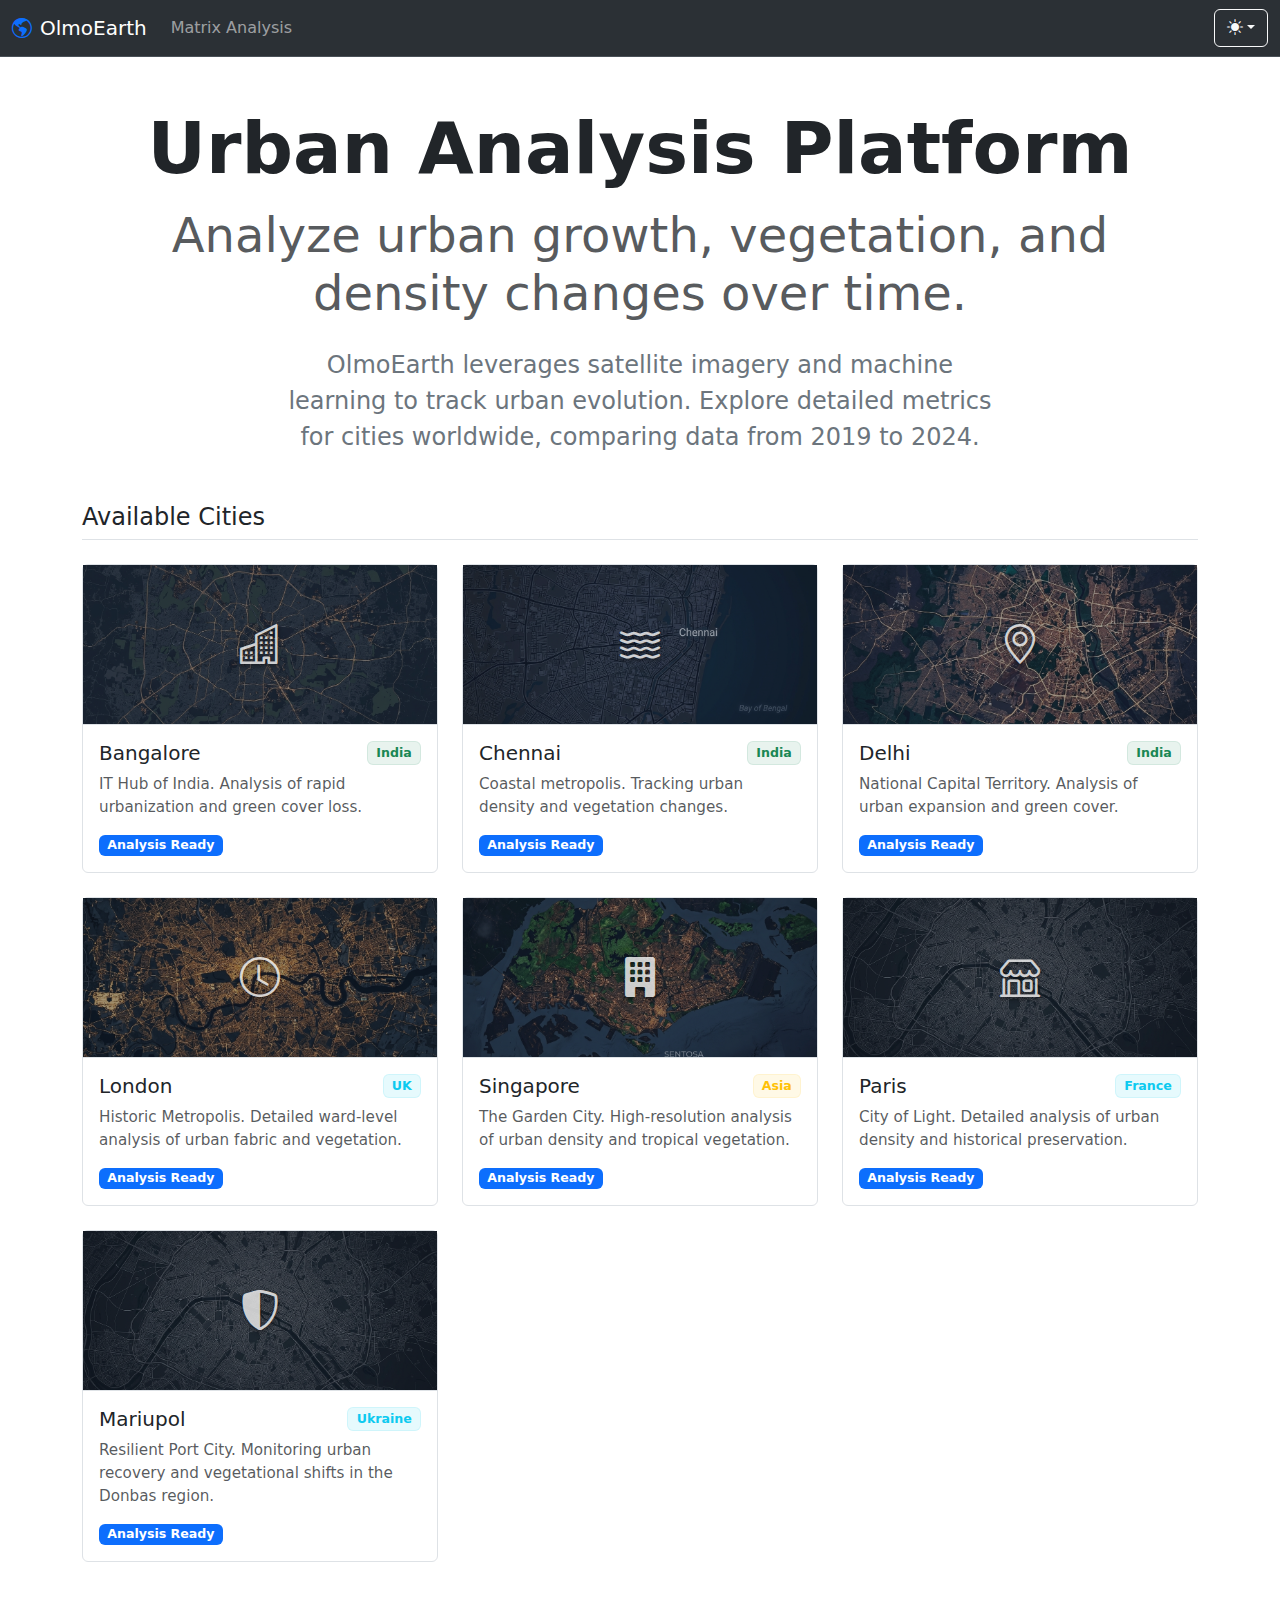
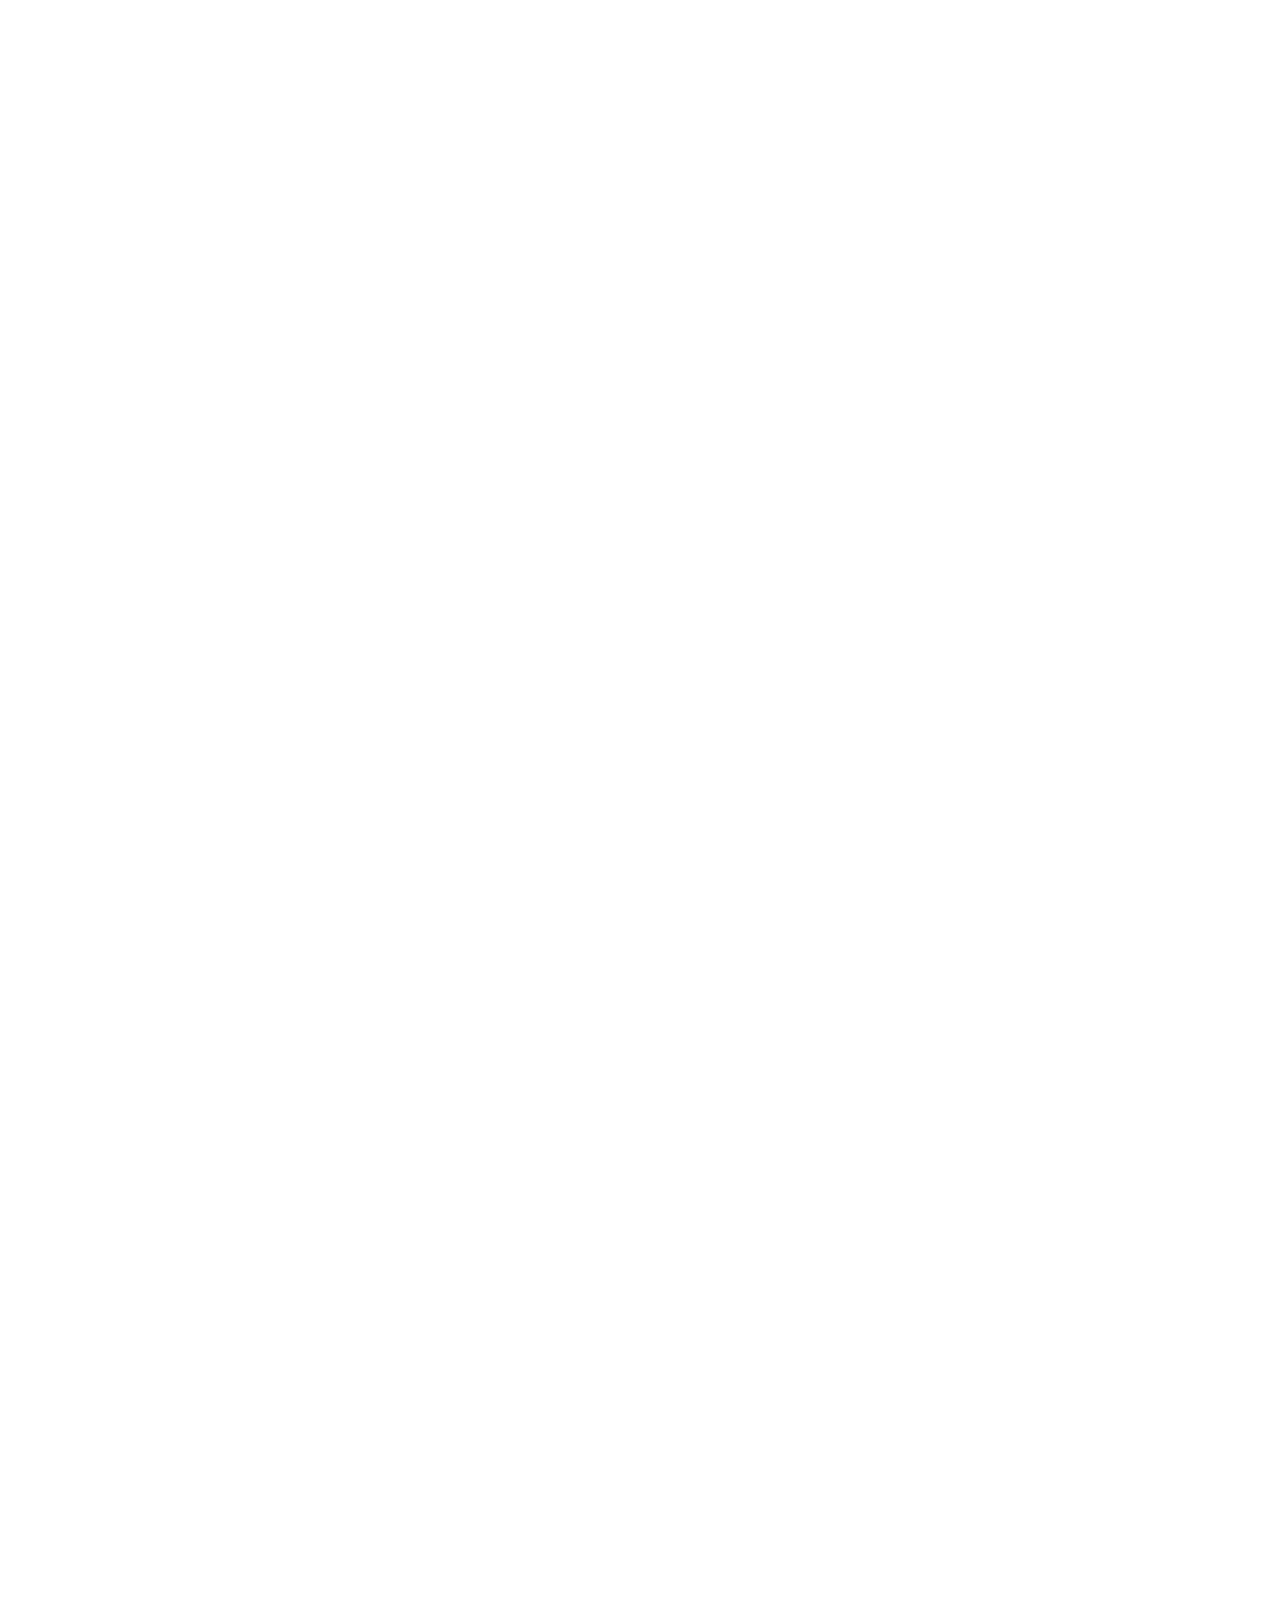
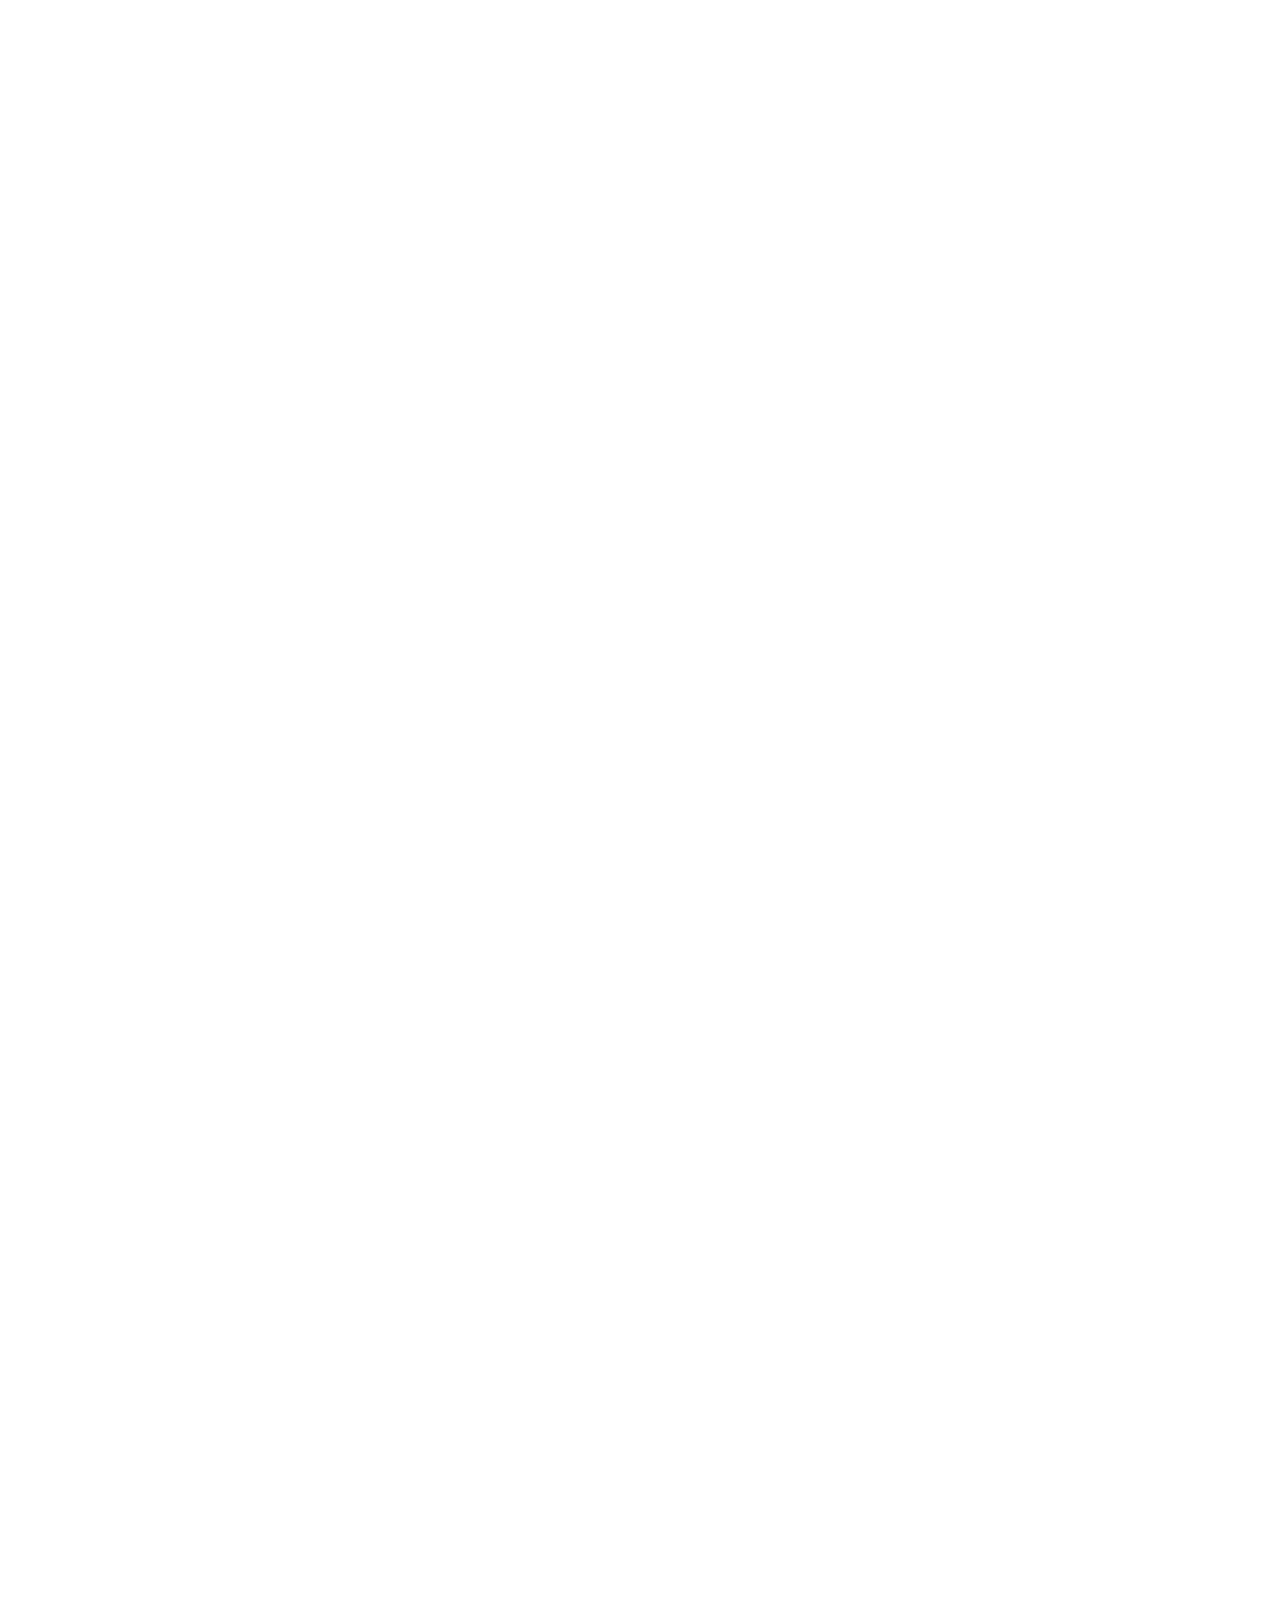
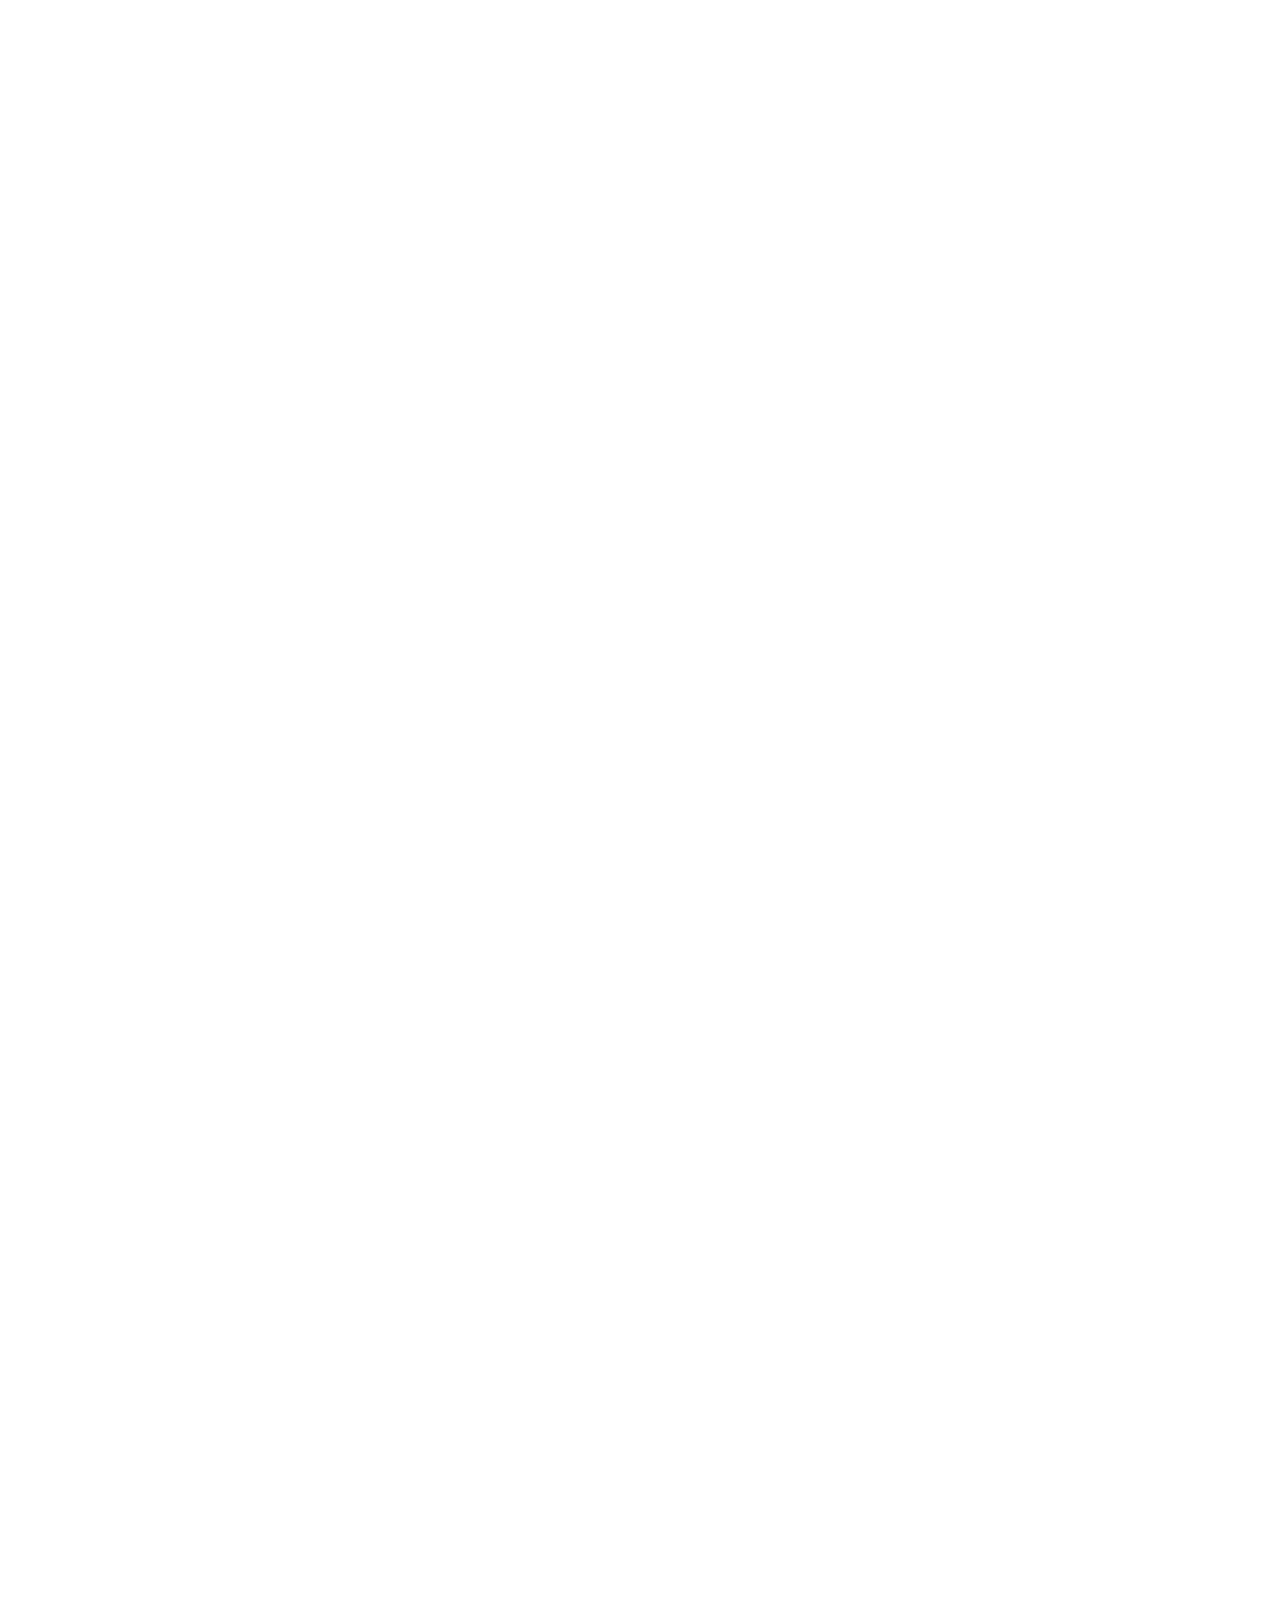
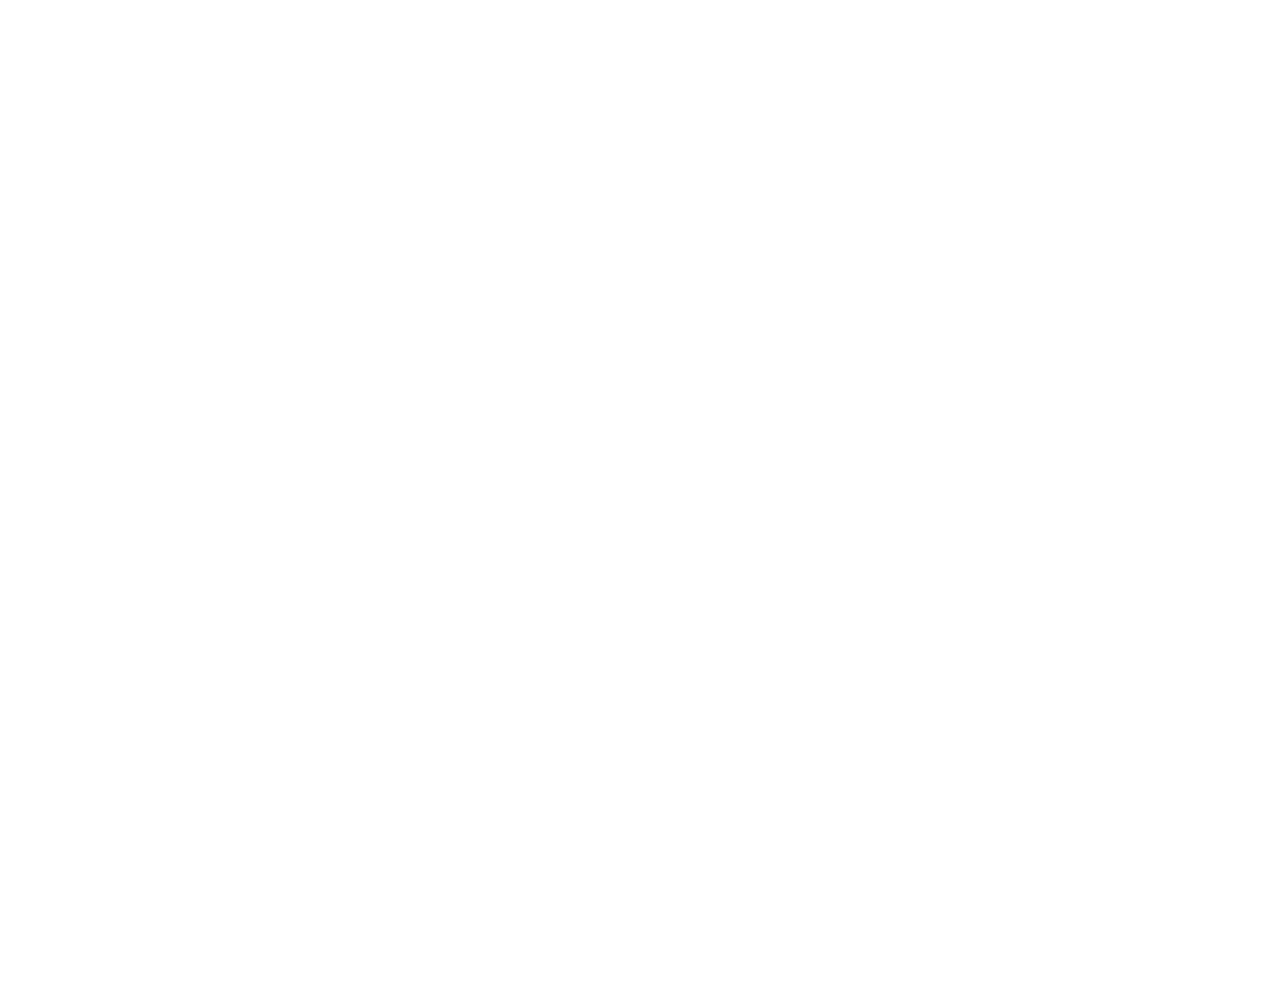
<file: index.html>
<!DOCTYPE html>
<html lang="en" data-bs-theme="dark">

<head>
    <meta charset="UTF-8">
    <meta name="viewport" content="width=device-width, initial-scale=1.0">
    <title>OlmoEarth - Urban Analysis Platform</title>
    <link rel="icon" type="image/svg+xml"
        href="[data-uri]">

    <link rel="stylesheet" href="https://cdn.jsdelivr.net/npm/bootstrap@5.3.0/dist/css/bootstrap.min.css">
    <link rel="stylesheet" href="https://cdn.jsdelivr.net/npm/bootstrap-icons@1.11.3/font/bootstrap-icons.min.css">
    <style>
        body {
            min-height: 100vh;
            display: flex;
            flex-direction: column;
        }

        .narrative {
            max-inline-size: 44rem;
        }

        .app-content {
            font-size: 1.05rem;
        }

        .app-content .small,
        .app-content small {
            font-size: 0.95rem;
        }

        .app-content .lead {
            font-size: 1.35rem;
        }

        .city-card {
            transition: all 0.2s ease;
            border: 1px solid var(--bs-border-color);
            cursor: pointer;
        }

        .city-card:hover {
            transform: translateY(-2px);
            box-shadow: 0 4px 12px rgba(0, 0, 0, 0.2);
            border-color: var(--bs-primary);
        }

        .city-card:active {
            transform: translateY(0);
        }

        .city-card.active {
            border-color: var(--bs-primary) !important;
            background-color: rgba(13, 110, 253, 0.05);
            box-shadow: 0 0 0 0.2rem rgba(13, 110, 253, 0.25);
        }

        .card-img-placeholder {
            height: 160px;
            background: #1e293b;
            display: flex;
            align-items: center;
            justify-content: center;
            color: rgba(255, 255, 255, 0.8);
            font-size: 2.5rem;
            position: relative;
            overflow: hidden;
            border-bottom: 1px solid var(--bs-border-color);
        }

        .card-img-placeholder img {
            position: absolute;
            top: 0;
            left: 0;
            width: 100%;
            height: 100%;
            object-fit: cover;
            opacity: 0.6;
            transition: transform 0.5s ease, opacity 0.5s ease;
        }

        .city-card:hover .card-img-placeholder img {
            transform: scale(1.1);
            opacity: 0.8;
        }

        .card-img-placeholder i {
            position: relative;
            z-index: 2;
            text-shadow: 0 2px 4px rgba(0, 0, 0, 0.5);
        }

        /* Viewer Section - Full Screen Overlay */
        #viewer-container {
            position: fixed;
            top: 0;
            left: 0;
            width: 100vw;
            height: 100vh;
            z-index: 2000;
            background: #0f172a;
            display: flex;
            flex-direction: column;
        }

        #viewer-header {
            background: rgba(15, 23, 42, 0.95);
            backdrop-filter: blur(10px);
            border-bottom: 1px solid rgba(148, 163, 184, 0.2);
            padding: 0.75rem 1.5rem;
            display: flex;
            justify-content: space-between;
            align-items: center;
            z-index: 2001;
        }

        #viewer-section {
            flex: 1;
            position: relative;
            width: 100%;
            overflow: hidden;
        }

        #viewer-frame {
            width: 100%;
            height: 100%;
            border: none;
            background: #0f172a;
            display: block;
        }

        /* Technical Deep Dive Styles */
        .tech-card {
            transition: transform 0.3s cubic-bezier(0.34, 1.56, 0.64, 1), box-shadow 0.3s ease;
        }

        .tech-card:hover {
            transform: translateY(-8px);
            box-shadow: 0 12px 24px rgba(0, 0, 0, 0.3);
        }

        .tech-icon-bg {
            position: absolute;
            top: -20px;
            right: -20px;
            font-size: 8rem;
            color: rgba(255, 255, 255, 0.03);
            transform: rotate(15deg);
            pointer-events: none;
            transition: transform 0.5s ease;
        }

        .tech-card:hover .tech-icon-bg {
            transform: rotate(0deg) scale(1.1);
        }

        .pipeline-step {
            transition: all 0.3s ease;
            margin-bottom: 0;
            z-index: 2;
        }

        .pipeline-step:hover {
            background-color: var(--bs-body-bg) !important;
            border-color: var(--bs-success) !important;
            box-shadow: 0 4px 12px rgba(0, 0, 0, 0.2);
            transform: translateX(5px);
        }

        .deep-dive-content,
        .replicate-content {
            font-size: 1.25rem;
        }

        .deep-dive-content .small,
        .replicate-content .small,
        .deep-dive-content small,
        .replicate-content small {
            font-size: 1.1rem;
        }

        .deep-dive-content .card-title,
        .replicate-content .card-title {
            font-size: 1.5rem;
        }

        .pipeline-line {
            position: absolute;
            left: 31px;
            top: 45px;
            width: 2px;
            height: 30px;
            background: var(--bs-border-color);
            z-index: 1;
        }

        .feature-icon {
            transition: transform 0.3s ease;
        }

        .feature-item:hover .feature-icon {
            transform: scale(1.1) rotate(5deg);
        }

        .fade-in-up {
            animation: fadeInUp 0.8s cubic-bezier(0.2, 0.8, 0.2, 1) forwards;
            opacity: 0;
            transform: translateY(20px);
        }

        @keyframes fadeInUp {
            to {
                opacity: 1;
                transform: translateY(0);
            }
        }


        #loading-overlay {
            position: absolute;
            top: 0;
            left: 0;
            width: 100%;
            height: 100%;
            background: #0f172a;
            display: flex;
            flex-direction: column;
            align-items: center;
            justify-content: center;
            z-index: 10;
        }

        /* Enhanced Copy Button Styles */
        .code-block-wrapper {
            position: relative;
        }

        .copy-btn {
            position: absolute;
            top: 0.5rem;
            right: 0.5rem;
            padding: 0.375rem 0.75rem;
            background: linear-gradient(135deg, rgba(13, 110, 253, 0.15) 0%, rgba(13, 110, 253, 0.25) 100%);
            backdrop-filter: blur(10px);
            border: 1px solid rgba(13, 110, 253, 0.4);
            color: #60a5fa;
            border-radius: 0.375rem;
            cursor: pointer;
            font-size: 0.8125rem;
            font-weight: 500;
            transition: all 0.3s cubic-bezier(0.4, 0, 0.2, 1);
            z-index: 10;
            box-shadow: 0 4px 6px -1px rgba(0, 0, 0, 0.1), 0 2px 4px -1px rgba(0, 0, 0, 0.06);
            display: flex;
            align-items: center;
            gap: 0.25rem;
        }

        .copy-btn:hover {
            background: linear-gradient(135deg, rgba(13, 110, 253, 0.25) 0%, rgba(13, 110, 253, 0.35) 100%);
            border-color: rgba(13, 110, 253, 0.6);
            color: #93c5fd;
            transform: translateY(-2px);
            box-shadow: 0 10px 15px -3px rgba(13, 110, 253, 0.2), 0 4px 6px -2px rgba(13, 110, 253, 0.1);
        }

        .copy-btn:active {
            transform: translateY(0);
            box-shadow: 0 4px 6px -1px rgba(0, 0, 0, 0.1), 0 2px 4px -1px rgba(0, 0, 0, 0.06);
        }

        .copy-btn.copied {
            background: linear-gradient(135deg, rgba(34, 197, 94, 0.15) 0%, rgba(34, 197, 94, 0.25) 100%);
            border-color: rgba(34, 197, 94, 0.5);
            color: #86efac;
            animation: successPulse 0.5s ease-out;
        }

        @keyframes successPulse {

            0%,
            100% {
                transform: scale(1);
            }

            50% {
                transform: scale(1.05);
            }
        }

        .copy-btn i {
            font-size: 1rem;
        }

        /* Enhanced code block styling */
        .code-block-wrapper {
            box-shadow: 0 4px 6px -1px rgba(0, 0, 0, 0.3), 0 2px 4px -1px rgba(0, 0, 0, 0.2);
            transition: box-shadow 0.3s ease;
        }

        .code-block-wrapper:hover {
            box-shadow: 0 10px 15px -3px rgba(0, 0, 0, 0.4), 0 4px 6px -2px rgba(0, 0, 0, 0.3);
        }

        /* Resource links styling */
        .resource-link {
            display: flex;
            align-items: center;
            padding: 0.75rem 1rem;
            margin-bottom: 0.5rem;
            background: linear-gradient(135deg, rgba(13, 110, 253, 0.05) 0%, rgba(13, 110, 253, 0.1) 100%);
            border: 1px solid rgba(13, 110, 253, 0.2);
            border-radius: 0.5rem;
            transition: all 0.3s ease;
            text-decoration: none;
            color: var(--bs-primary);
        }

        .resource-link:hover {
            background: linear-gradient(135deg, rgba(13, 110, 253, 0.15) 0%, rgba(13, 110, 253, 0.25) 100%);
            border-color: rgba(13, 110, 253, 0.5);
            color: var(--bs-body-color);
            transform: translateX(5px);
            box-shadow: 0 4px 6px -1px rgba(13, 110, 253, 0.3);
        }

        .resource-link i {
            margin-right: 0.75rem;
            font-size: 1.25rem;
            color: var(--bs-primary);
        }

        .resource-link:hover i {
            color: var(--bs-primary);
            opacity: 0.9;
        }

        .resource-link .fw-semibold {
            color: inherit;
            font-weight: 600;
        }

        .resource-link .text-muted {
            color: var(--bs-secondary-color) !important;
            opacity: 0.85;
        }

        .resource-link:hover .text-muted {
            opacity: 1;
            color: var(--bs-secondary-color) !important;
        }

        /* Override text-secondary for better visibility in dark mode only */
        [data-bs-theme="dark"] .text-secondary {
            color: #adb5bd !important;
        }
    </style>
</head>

<body>
    <nav class="navbar navbar-expand-lg bg-body-tertiary border-bottom" data-bs-theme="dark">
        <div class="container-fluid"><a class="navbar-brand d-flex align-items-center gap-2" href="#"><i
                    class="bi bi-globe-americas text-primary"></i>OlmoEarth </a><button class="navbar-toggler"
                type="button" data-bs-toggle="collapse" data-bs-target="#navbarSupportedContent"
                aria-controls="navbarSupportedContent" aria-expanded="false" aria-label="Toggle navigation"><span
                    class="navbar-toggler-icon"></span></button>
            <div class="collapse navbar-collapse" id="navbarSupportedContent">
                <ul class="navbar-nav me-auto mb-2 mb-lg-0">
                   
                    <li class="nav-item">
                        <a class="nav-link" href="matrix/index.html">Matrix Analysis</a>
                    </li>
                </ul>

                <div class="nav-item dropdown ms-auto" role="group" aria-label="Toggle dark mode"
                    title="Toggle Dark Mode"><button class="dark-theme-toggle btn btn-outline-light dropdown-toggle"
                        type="button" data-bs-toggle="dropdown" aria-expanded="false"
                        aria-label="Toggle theme (light)"><i class="bi bi-circle-half"></i><span
                            class="d-lg-none ms-2">Toggle theme</span></button>
                    <ul class="dropdown-menu dropdown-menu-end">
                        <li><button class="dropdown-item" data-bs-theme-value="light" aria-pressed="false"><i
                                    class="me-2 bi bi-sun-fill"></i>Light</button></li>
                        <li><button class="dropdown-item active" data-bs-theme-value="dark" aria-pressed="true"><i
                                    class="me-2 bi bi-moon-stars-fill"></i>Dark</button></li>
                        <li><button class="dropdown-item" data-bs-theme-value="auto" aria-pressed="false"><i
                                    class="me-2 bi bi-circle-half"></i>Auto</button></li>
                    </ul>
                </div>
            </div>
        </div>
    </nav>
    <div class="container mt-5">
        <div class="text-center mb-5">
            <h1 class="display-2 fw-bold mb-3">Urban Analysis Platform</h1>
            <h2 class="display-5 text-muted mb-4">Analyze urban growth,
                vegetation,
                and density changes over time.</h2>
            <div class="mx-auto narrative text-secondary fs-4">
                <p>OlmoEarth leverages satellite imagery and machine learning to track urban evolution. Explore detailed
                    metrics for cities worldwide,
                    comparing data from 2019 to 2024. </p>
            </div>
        </div>
        <div class="app-content">
            <div id="cities-grid" class="mb-5">
                <h3 class="h4 mb-4 border-bottom pb-2">Available Cities</h3>
                <div class="row g-4">

                    <div class="col-md-6 col-lg-4">
                        <div class="card h-100 city-card" onclick="loadCity('bangalore', this)">
                            <div class="card-img-placeholder">
                                <img src="assets/maps/bangalore.png" alt="Bangalore Map Landscape">
                                <i class="bi bi-buildings"></i>
                            </div>
                            <div class="card-body">
                                <div class="d-flex justify-content-between align-items-start mb-2">
                                    <h5 class="card-title mb-0">Bangalore</h5><span
                                        class="badge bg-success bg-opacity-10 text-success border border-success border-opacity-10">India</span>
                                </div>
                                <p class="card-text small text-muted">IT Hub of India. Analysis of rapid
                                    urbanization and green cover loss.</p>
                                <div class="d-flex align-items-center gap-2 mt-3"><span
                                        class="badge bg-primary">Analysis
                                        Ready</span></div>
                            </div>
                        </div>
                    </div>
                    <div class="col-md-6 col-lg-4">
                        <div class="card h-100 city-card" onclick="loadCity('chennai', this)">
                            <div class="card-img-placeholder">
                                <img src="assets/maps/chennai.png" alt="Chennai Map Landscape">
                                <i class="bi bi-water"></i>
                            </div>
                            <div class="card-body">
                                <div class="d-flex justify-content-between align-items-start mb-2">
                                    <h5 class="card-title mb-0">Chennai</h5><span
                                        class="badge bg-success bg-opacity-10 text-success border border-success border-opacity-10">India</span>
                                </div>
                                <p class="card-text small text-muted">Coastal metropolis. Tracking urban density
                                    and vegetation changes.</p>
                                <div class="d-flex align-items-center gap-2 mt-3"><span
                                        class="badge bg-primary">Analysis
                                        Ready</span></div>
                            </div>
                        </div>
                    </div>
                    <div class="col-md-6 col-lg-4">
                        <div class="card h-100 city-card" onclick="loadCity('delhi', this)">
                            <div class="card-img-placeholder">
                                <img src="assets/maps/delhi.png" alt="Delhi Map Landscape">
                                <i class="bi bi-geo-alt"></i>
                            </div>
                            <div class="card-body">
                                <div class="d-flex justify-content-between align-items-start mb-2">
                                    <h5 class="card-title mb-0">Delhi</h5><span
                                        class="badge bg-success bg-opacity-10 text-success border border-success border-opacity-10">India</span>
                                </div>
                                <p class="card-text small text-muted">National Capital Territory.
                                    Analysis of urban expansion and green cover.</p>
                                <div class="d-flex align-items-center gap-2 mt-3"><span
                                        class="badge bg-primary">Analysis
                                        Ready</span></div>
                            </div>
                        </div>
                    </div>

                    <!-- International Cities -->

                    <div class="col-md-6 col-lg-4">
                        <div class="card h-100 city-card" onclick="loadCity('london', this)">
                            <div class="card-img-placeholder">
                                <img src="assets/maps/london.png" alt="London Map Landscape">
                                <i class="bi bi-clock"></i>
                            </div>
                            <div class="card-body">
                                <div class="d-flex justify-content-between align-items-start mb-2">
                                    <h5 class="card-title mb-0">London</h5><span
                                        class="badge bg-info bg-opacity-10 text-info border border-info border-opacity-10">UK</span>
                                </div>
                                <p class="card-text small text-muted">Historic Metropolis. Detailed ward-level analysis
                                    of
                                    urban fabric and vegetation.</p>
                                <div class="d-flex align-items-center gap-2 mt-3"><span
                                        class="badge bg-primary">Analysis
                                        Ready</span></div>
                            </div>
                        </div>
                    </div>
                    <div class="col-md-6 col-lg-4">
                        <div class="card h-100 city-card" onclick="loadCity('singapore', this)">
                            <div class="card-img-placeholder">
                                <img src="assets/maps/singapore.png" alt="Singapore Map Landscape">
                                <i class="bi bi-building-fill"></i>
                            </div>
                            <div class="card-body">
                                <div class="d-flex justify-content-between align-items-start mb-2">
                                    <h5 class="card-title mb-0">Singapore</h5><span
                                        class="badge bg-warning bg-opacity-10 text-warning border border-warning border-opacity-10">Asia</span>
                                </div>
                                <p class="card-text small text-muted">The Garden City. High-resolution analysis of urban
                                    density and tropical vegetation.</p>
                                <div class="d-flex align-items-center gap-2 mt-3"><span
                                        class="badge bg-primary">Analysis
                                        Ready</span></div>
                            </div>
                        </div>
                    </div>
                    <div class="col-md-6 col-lg-4">
                        <div class="card h-100 city-card" onclick="loadCity('paris', this)">
                            <div class="card-img-placeholder">
                                <img src="assets/maps/paris.png" alt="Paris Map Landscape">
                                <i class="bi bi-shop"></i>
                            </div>
                            <div class="card-body">
                                <div class="d-flex justify-content-between align-items-start mb-2">
                                    <h5 class="card-title mb-0">Paris</h5><span
                                        class="badge bg-info bg-opacity-10 text-info border border-info border-opacity-10">France</span>
                                </div>
                                <p class="card-text small text-muted">City of Light. Detailed analysis of urban density
                                    and historical preservation.</p>
                                <div class="d-flex align-items-center gap-2 mt-3"><span
                                        class="badge bg-primary">Analysis
                                        Ready</span></div>
                            </div>
                        </div>
                    </div>
                    <div class="col-md-6 col-lg-4">
                        <div class="card h-100 city-card" onclick="loadCity('mariupol', this)">
                            <div class="card-img-placeholder">
                                <img src="assets/maps/mariupol.png" alt="Mariupol Map Landscape">
                                <i class="bi bi-shield-shaded"></i>
                            </div>
                            <div class="card-body">
                                <div class="d-flex justify-content-between align-items-start mb-2">
                                    <h5 class="card-title mb-0">Mariupol</h5><span
                                        class="badge bg-info bg-opacity-10 text-info border border-info border-opacity-10">Ukraine</span>
                                </div>
                                <p class="card-text small text-muted">Resilient Port City. Monitoring urban recovery and
                                    vegetational shifts in the Donbas region.</p>
                                <div class="d-flex align-items-center gap-2 mt-3"><span
                                        class="badge bg-primary">Analysis
                                        Ready</span></div>
                            </div>
                        </div>
                    </div>
                </div>
            </div>
            <div class="mb-5 mt-5 pt-5 fade-in-up deep-dive-content" style="animation-delay: 0.2s;">
                <h3 class="h4 mb-4 border-bottom pb-2">Technical Deep Dive</h3>
                <div class="row g-4">
                    <div class="col-lg-6">
                        <div class="card h-100 border-0 bg-body-tertiary tech-card overflow-hidden">
                            <div class="card-body position-relative z-1">
                                <div class="tech-icon-bg"><i class="bi bi-cpu"></i></div>
                                <h5 class="card-title d-flex align-items-center gap-2">
                                    <i class="bi bi-cpu text-primary"></i>OlmoEarth Foundation Model
                                </h5>
                                <p class="card-text mt-3 text-secondary">
                                    At the core of this platform lies the <a
                                        href="https://github.com/allenai/olmoearth_pretrain"
                                        class="text-decoration-none fw-bold text-primary">OlmoEarth Foundation
                                        Model</a>, a
                                    state-of-the-art vision transformer trained on petabytes of satellite imagery by the
                                    <a href="https://allenai.org/" class="text-decoration-none">Allen Institute for
                                        AI</a>.
                                </p>
                                <p class="card-text text-secondary">
                                    Unlike traditional remote sensing that relies on simple algebraic band combinations
                                    (like NDVI for vegetation), OlmoEarth "sees" the world semantically, understanding
                                    texture, context, and complex spatial relationships.
                                </p>
                                <div class="mt-4">
                                    <div class="feature-item p-2 rounded mb-2 d-flex align-items-center gap-3">
                                        <div class="feature-icon bg-primary bg-opacity-10 text-primary rounded p-2">
                                            <i class="bi bi-layers-fill"></i>
                                        </div>
                                        <div>
                                            <div class="fw-bold small">Vision Transformer (ViT) Architecture</div>
                                            <div class="small text-muted">Learns rich spatial features from multi-band
                                                imagery. <a href="https://arxiv.org/abs/2010.11929"
                                                    class="text-muted text-decoration-underline">Read Paper</a></div>
                                        </div>
                                    </div>
                                    <div class="feature-item p-2 rounded mb-2 d-flex align-items-center gap-3">
                                        <div class="feature-icon bg-primary bg-opacity-10 text-primary rounded p-2">
                                            <i class="bi bi-grid-3x3-gap-fill"></i>
                                        </div>
                                        <div>
                                            <div class="fw-bold small">768-Dimension Embeddings</div>
                                            <div class="small text-muted">High-fidelity vectors that encode semantic
                                                information for every 10 m x 10 m patch of earth.</div>
                                        </div>
                                    </div>
                                    <div class="feature-item p-2 rounded d-flex align-items-center gap-3">
                                        <div class="feature-icon bg-primary bg-opacity-10 text-primary rounded p-2">
                                            <i class="bi bi-intersect"></i>
                                        </div>
                                        <div>
                                            <div class="fw-bold small">Multi-Modal Fusion</div>
                                            <div class="small text-muted">Combines Sentinel-2 (Optical) and Sentinel-1
                                                (Radar) data for all-weather monitoring.</div>
                                        </div>
                                    </div>
                                </div>
                            </div>
                        </div>
                    </div>
                    <div class="col-lg-6">
                        <div class="card h-100 border-0 bg-body-tertiary tech-card overflow-hidden">
                            <div class="card-body position-relative z-1">
                                <div class="tech-icon-bg"><i class="bi bi-hdd-network"></i></div>
                                <h5 class="card-title d-flex align-items-center gap-2">
                                    <i class="bi bi-hdd-network text-success"></i>Our Analysis Pipeline
                                </h5>
                                <p class="card-text mt-3 text-secondary">
                                    We built an end-to-end automated pipeline to transform raw satellite data into
                                    actionable insights.
                                </p>
                                <div class="pipeline-container mt-4 d-flex flex-column gap-3">
                                    <div
                                        class="pipeline-step p-3 rounded bg-body-tertiary border border-dark-subtle position-relative">
                                        <div class="d-flex gap-3 align-items-center">
                                            <div class="step-indicator bg-success text-white rounded-circle d-flex align-items-center justify-content-center"
                                                style="width: 32px; height: 32px;">1</div>
                                            <div>
                                                <div class="fw-bold">Ingestion via STAC API</div>
                                                <div class="small text-muted">Automated querying and validation of
                                                    low-cloud imagery from <a
                                                        href="https://planetarycomputer.microsoft.com/"
                                                        class="text-muted text-decoration-underline">Microsoft Planetary
                                                        Computer</a>.</div>
                                            </div>
                                        </div>
                                    </div>
                                    <div
                                        class="pipeline-step p-3 rounded bg-body-tertiary border border-dark-subtle position-relative">
                                        <div class="d-flex gap-3 align-items-center">
                                            <div class="step-indicator bg-success text-white rounded-circle d-flex align-items-center justify-content-center"
                                                style="width: 32px; height: 32px;">2</div>
                                            <div>
                                                <div class="fw-bold">Model Inference</div>
                                                <div class="small text-muted">Runs the OlmoEarth foundation model on GPU
                                                    when available to generate dense embeddings.</div>
                                            </div>
                                        </div>
                                    </div>
                                    <div class="pipeline-step p-3 rounded bg-body-tertiary border border-dark-subtle">
                                        <div class="d-flex gap-3 align-items-center">
                                            <div class="step-indicator bg-success text-white rounded-circle d-flex align-items-center justify-content-center"
                                                style="width: 32px; height: 32px;">3</div>
                                            <div>
                                                <div class="fw-bold">Geospatial Analysis</div>
                                                <div class="small text-muted">Spatial aggregation of embeddings within
                                                    administrative boundaries (wards) to compute change metrics.</div>
                                            </div>
                                        </div>
                                    </div>
                                </div>
                            </div>
                        </div>
                    </div>
                </div>
            </div>

            <!-- How to Replicate Section -->
            <div class="mb-5 fade-in-up" style="animation-delay: 0.4s;">
                <h3 class="h4 mb-4 border-bottom pb-2">How to Replicate this Analysis</h3>
                <div class="card border-0 bg-body-tertiary shadow-sm">
                    <div class="card-body p-4 replicate-content">
                        <div
                            class="alert alert-danger mb-5 d-flex align-items-center gap-3 border-0 bg-danger bg-opacity-10 text-danger">
                            <i class="bi bi-exclamation-triangle-fill fs-2"></i>
                            <div>
                                <h5 class="alert-heading fw-bold mb-1">Massive Data Requirement!</h5>
                                <p class="mb-0">Please note that downloading high-resolution satellite imagery for both
                                    2019 and 2024 for a full city can fetch <strong>~40GB or more</strong> of data.
                                    Ensure you have sufficient disk space (50GB+ recommended) and a stable internet
                                    connection.</p>
                            </div>
                        </div>

                        <p class="lead text-secondary mb-5">
                            This procedure documents the exact workflow used to generate the Kanpur urban analysis. You
                            can adapt these scripts for any other city by updating the GeoJSON and coordinates.
                        </p>

                        <!-- Project Structure Overview -->
                        <div class="mb-5">
                            <h5 class="fw-bold mb-3"><i class="bi bi-folder-fill me-2 text-warning"></i>Project
                                Structure Overview</h5>
                            <div class="code-block-wrapper bg-dark p-4 rounded border border-secondary shadow-sm">
                                <pre class="text-info-emphasis font-monospace small m-0"
                                    style="line-height: 1.5;">rslearn/                      <span class="text-white-50"># Root repository</span>
├── <span class="text-white">kanpur.geojson</span>            <span class="text-white-50"># Ward boundaries (Step 4)</span>
├── <span class="text-white">create_windows.py</span>         <span class="text-white-50"># Windows generation script (Step 5)</span>
├── <span class="text-white">model.yaml</span>                <span class="text-white-50"># Prediction configuration (Step 7)</span>
├── <span class="text-white">analyze_kanpur.py</span>         <span class="text-white-50"># Final analysis script (Step 8)</span>
├── <span class="text-white">dataset/</span>                  <span class="text-white-50"># Dataset directory (Step 3)</span>
│   └── <span class="text-white">config.json</span>           <span class="text-white-50"># rslearn dataset config</span>
└── <span class="text-white">analysis_results/</span>         <span class="text-white-50"># Generated metrics (created by analyze_kanpur.py)</span></pre>
                            </div>
                        </div>

                        <!-- Step 1 & 2 -->
                        <div class="row g-4 mb-5">
                            <div class="col-md-6">
                                <h5 class="fw-bold mb-3"><i class="bi bi-git me-2 text-primary"></i>1. Clone the
                                    Repository</h5>
                                <div class="code-block-wrapper bg-dark p-4 rounded border border-secondary shadow-sm">
                                    <button class="copy-btn" onclick="copyToClipboard(this)">
                                        <i class="bi bi-clipboard"></i>Copy
                                    </button>
                                    <pre class="text-white m-0">git clone https://github.com/allenai/rslearn.git
cd rslearn</pre>
                                </div>
                            </div>
                            <div class="col-md-6">
                                <h5 class="fw-bold mb-3"><i class="bi bi-box-seam me-2 text-primary"></i>2. Install
                                    Dependencies</h5>
                                <p class="text-secondary small mb-3">To keep OlmoEarth and rslearn compatible, align
                                    PyTorch to Version 2.7.1 before installing project libraries.</p>
                                <div class="code-block-wrapper bg-dark p-4 rounded border border-secondary shadow-sm mb-3">
                                    <button class="copy-btn" onclick="copyToClipboard(this)">
                                        <i class="bi bi-clipboard"></i>Copy
                                    </button>
                                    <div class="fw-bold text-white mb-2">I. Create and Activate Environment</div>
                                    <pre class="text-white m-0">python3 -m venv venv
source venv/bin/activate</pre>
                                </div>
                                <div class="code-block-wrapper bg-dark p-4 rounded border border-secondary shadow-sm mb-3">
                                    <button class="copy-btn" onclick="copyToClipboard(this)">
                                        <i class="bi bi-clipboard"></i>Copy
                                    </button>
                                    <div class="fw-bold text-white mb-2">II. Core Engine Alignment</div>
                                    <p class="small text-muted mb-2">Force-install the unified Torch engine (CUDA 12.4).</p>
                                    <pre class="text-warning small m-0">pip install torch==2.7.1 torchvision==0.22.1 --extra-index-url https://download.pytorch.org/whl/cu124</pre>
                                </div>
                                <div class="code-block-wrapper bg-dark p-4 rounded border border-secondary shadow-sm mb-3">
                                    <button class="copy-btn" onclick="copyToClipboard(this)">
                                        <i class="bi bi-clipboard"></i>Copy
                                    </button>
                                    <div class="fw-bold text-white mb-2">III-a. Install rslearn core</div>
                                    <p class="small text-white-50 mb-2">Use <code>--no-deps</code> so this doesn’t override
                                        the Torch version above.</p>
                                    <pre class="text-white m-0">pip install -e .[extra] --no-deps</pre>
                                </div>
                                <div class="code-block-wrapper bg-dark p-4 rounded border border-secondary shadow-sm">
                                    <button class="copy-btn" onclick="copyToClipboard(this)">
                                        <i class="bi bi-clipboard"></i>Copy
                                    </button>
                                    <div class="fw-bold text-white mb-2">III-b. Install OlmoEarth module</div>
                                    <p class="small text-white-50 mb-2">Use <code>--no-deps</code> so this doesn’t override
                                        the Torch version above.</p>
                                    <pre class="text-white m-0">pip install git+https://github.com/allenai/olmoearth_pretrain.git --no-deps</pre>
                                </div>
                            </div>
                        </div>

                        <!-- Step 3 & 4 -->
                        <div class="row g-4 mb-5">
                            <div class="col-md-6">
                                <h5 class="fw-bold mb-3"><i class="bi bi-folder2-open me-2 text-primary"></i>3. Setup
                                    Dataset</h5>
                                <div class="code-block-wrapper bg-dark p-4 rounded border border-secondary shadow-sm">
                                    <button class="copy-btn" onclick="copyToClipboard(this)">
                                        <i class="bi bi-clipboard"></i>Copy
                                    </button>
                                    <pre class="text-white m-0">mkdir dataset</pre>
                                </div>
                                <div
                                    class="mt-3 code-block-wrapper bg-dark p-3 rounded border border-secondary shadow-sm">
                                    <button class="copy-btn" onclick="copyToClipboard(this)">
                                        <i class="bi bi-clipboard"></i>Copy
                                    </button>
                                    <div
                                        class="d-flex justify-content-between border-bottom border-secondary pb-2 mb-2">
                                        <span class="text-white-50 small">dataset/config.json</span>
                                    </div>
                                    <pre class="text-info font-monospace small m-0"
                                        style="white-space: pre-wrap; max-height: 250px; overflow-y: auto;">{
  "layers": {
    "sentinel2_l2a": {
      "band_sets": [{
          "bands": ["B01", "B02", "B03", "B04", "B05", "B06", "B07", "B08", "B8A", "B09", "B11", "B12"],
          "dtype": "uint16"
      }],
      "data_source": {
        "class_path": "rslearn.data_sources.planetary_computer.Sentinel2",
        "init_args": {
          "cache_dir": "cache/planetary_computer",
          "harmonize": true,
          "sort_by": "eo:cloud_cover"
        },
        "ingest": true,
        "query_config": {
          "max_matches": 12,
          "period_duration": "30d",
          "space_mode": "PER_PERIOD_MOSAIC"
        }
      },
      "type": "raster"
    },
    "sentinel1": {
      "band_sets": [{
          "bands": ["vv", "vh"],
          "dtype": "float32",
          "nodata_vals": [-32768, -32768]
      }],
      "data_source": {
        "class_path": "rslearn.data_sources.planetary_computer.Sentinel1",
        "init_args": {
          "cache_dir": "cache/planetary_computer",
          "query": {
            "sar:instrument_mode": {"eq": "IW"},
            "sar:polarizations": {"eq": ["VV", "VH"]}
          }
        },
        "ingest": true,
        "query_config": {
          "max_matches": 12,
          "period_duration": "30d",
          "space_mode": "PER_PERIOD_MOSAIC"
        }
      },
      "type": "raster"
    },
    "embeddings": {
      "band_sets": [{
          "dtype": "float32",
          "num_bands": 768
      }],
      "type": "raster"
    }
  }
}</pre>
                                </div>
                            </div>
                            <div class="col-md-6">
                                <h5 class="fw-bold mb-3"><i class="bi bi-geo-alt me-2 text-primary"></i>4. Prepare
                                    GeoJSON</h5>
                                <p class="text-secondary">Place your ward boundary file (e.g.,
                                    <code>kanpur.geojson</code>) in the root directory.
                                </p>
                                <a href="assets/maps/kanpur.geojson" class="resource-link mt-3" download>
                                    <i class="bi bi-download"></i>
                                    <div>
                                        <div class="fw-semibold">Download sample GeoJSON</div>
                                        <small class="text-muted">Kanpur ward boundaries (kanpur.geojson)</small>
                                    </div>
                                </a>
                                <div
                                    class="feature-item p-3 rounded bg-body-secondary border d-flex gap-3 align-items-start mt-4">
                                    <i class="bi bi-info-circle-fill text-primary"></i>
                                    <div class="small">Ensure the GeoJSON coordinates are in <strong>EPSG:4326</strong>
                                        (WGS84 Lat/Lon).</div>
                                </div>
                            </div>
                        </div>

                        <!-- Step 5 -->
                        <div class="mb-5">
                            <h5 class="fw-bold mb-3"><i class="bi bi-window-split me-2 text-primary"></i>5. Generate
                                Analysis Windows</h5>
                            <p class="text-secondary">Create <code>create_windows.py</code> in the root to define the
                                spatial patches for years 2019 and 2024.</p>
                            <div class="code-block-wrapper bg-dark p-3 rounded border border-secondary shadow-sm">
                                <button class="copy-btn" onclick="copyToClipboard(this)">
                                    <i class="bi bi-clipboard"></i>Copy
                                </button>
                                <div class="d-flex justify-content-between border-bottom border-secondary pb-2 mb-2">
                                    <span class="text-white-50 small">create_windows.py</span>
                                </div>
                                <pre class="text-info font-monospace small m-0"
                                    style="white-space: pre-wrap; max-height: 400px; overflow-y: auto;">import json
import shapely.geometry
import subprocess
import sys

# --- CONFIGURATION ---
geojson_path = "kanpur.geojson"
dataset_path = "dataset"

# Define your years
time_ranges = [
    ("2019-01-01T00:00:00+00:00", "2019-02-01T00:00:00+00:00", "2019"),
    ("2024-01-01T00:00:00+00:00", "2024-02-01T00:00:00+00:00", "2024")
]

try:
    with open(geojson_path, 'r') as f:
        data = json.load(f)
except FileNotFoundError:
    print(f"ERROR: Could not find file '{geojson_path}'")
    sys.exit(1)

print(f"Processing {len(data['features'])} features...")

for i, feature in enumerate(data['features']):
    geom = shapely.geometry.shape(feature['geometry'])
    bounds = geom.bounds # (minx, miny, maxx, maxy)
    
    # rslearn expects: minx,miny,maxx,maxy for --box
    box_str = f"{bounds[0]},{bounds[1]},{bounds[2]},{bounds[3]}"

    for start, end, suffix in time_ranges:
        window_name = f"region_{i}_{suffix}"
        
        cmd = [
            "rslearn", "dataset", "add_windows",
            "--root", dataset_path,
            "--group", "default",
            "--name", window_name,
            "--box", box_str,
            "--start", start,
            "--end", end,
            "--src_crs", "EPSG:4326",
            "--utm",
            "--resolution", "10"
        ]
        subprocess.run(cmd, check=True, capture_output=True)
        print(".", end="", flush=True)

print("\nDone! Windows created. Now run Prepare -> Ingest -> Materialize.")</pre>
                            </div>
                            <div class="mt-3 code-block-wrapper bg-dark p-4 rounded border border-secondary shadow-sm">
                                <button class="copy-btn" onclick="copyToClipboard(this)">
                                    <i class="bi bi-clipboard"></i>Copy
                                </button>
                                <pre class="text-white m-0">python create_windows.py</pre>
                            </div>
                        </div>

                        <!-- Step 6 -->
                        <div class="mb-5">
                            <h5 class="fw-bold mb-3"><i class="bi bi-cloud-arrow-down-fill me-2 text-primary"></i>6.
                                Download Satellite Imagery</h5>
                            <div class="row g-4">
                                <div class="col-md-6">
                                    <div class="code-block-wrapper p-4 rounded bg-dark border border-secondary h-100">
                                        <button class="copy-btn" onclick="copyToClipboard(this)">
                                            <i class="bi bi-clipboard"></i>Copy
                                        </button>
                                        <div class="fw-bold text-white mb-2">I. Prepare (Query)</div>
                                        <p class="small text-muted mb-2">Searches for available scenes matching your
                                            dates.</p>
                                        <pre
                                            class="text-warning small m-0">rslearn dataset prepare --root dataset --workers 4</pre>
                                    </div>
                                </div>
                                <div class="col-md-6">
                                    <div class="code-block-wrapper p-4 rounded bg-dark border border-secondary h-100">
                                        <button class="copy-btn" onclick="copyToClipboard(this)">
                                            <i class="bi bi-clipboard"></i>Copy
                                        </button>
                                        <div class="fw-bold text-white mb-2">II. Ingest (Download)</div>
                                        <p class="small text-muted mb-2">Downloads individual tiles to local storage.
                                        </p>
                                        <pre
                                            class="text-warning small m-0">rslearn dataset ingest --root dataset --workers 4 --no-use-initial-job</pre>
                                    </div>
                                </div>
                                <div class="col-md-6">
                                    <div class="code-block-wrapper p-4 rounded bg-dark border border-secondary h-100">
                                        <button class="copy-btn" onclick="copyToClipboard(this)">
                                            <i class="bi bi-clipboard"></i>Copy
                                        </button>
                                        <div class="fw-bold text-white mb-2">III. Materialize (Create the actual patches)</div>
                                        <p class="small text-muted mb-2">Crops and mosaics the ingested tiles into the
                                            windows defined in Step 5.</p>
                                        <pre
                                            class="text-warning small m-0">rslearn dataset materialize --root dataset --workers 4 --no-use-initial-job</pre>
                                    </div>
                                </div>
                            </div>
                        </div>

                        <!-- Step 7 -->
                        <div class="mb-5">
                            <h5 class="fw-bold mb-3"><i class="bi bi-lightning-fill me-2 text-primary"></i>7. Generate
                                OlmoEarth Embeddings</h5>
                            <p class="text-secondary">Create <code>model.yaml</code> in the root to configure the
                                prediction head:</p>
                            <div class="code-block-wrapper bg-dark p-3 rounded border border-secondary shadow-sm mb-3">
                                <button class="copy-btn" onclick="copyToClipboard(this)">
                                    <i class="bi bi-clipboard"></i>Copy
                                </button>
                                <div class="d-flex justify-content-between border-bottom border-secondary pb-2 mb-2">
                                    <span class="text-white-50 small">model.yaml</span>
                                </div>
                                <pre class="text-info font-monospace small m-0"
                                    style="white-space: pre-wrap; max-height: 400px; overflow-y: auto;">model:
  class_path: rslearn.train.lightning_module.RslearnLightningModule
  init_args:
    model:
      class_path: rslearn.models.singletask.SingleTaskModel
      init_args:
        encoder:
          - class_path: rslearn.models.olmoearth_pretrain.model.OlmoEarth
            init_args:
              model_id: OLMOEARTH_V1_BASE
              patch_size: 4
        decoder:
          - class_path: rslearn.train.tasks.embedding.EmbeddingHead
    optimizer:
      class_path: rslearn.train.optimizer.AdamW
data:
  class_path: rslearn.train.data_module.RslearnDataModule
  init_args:
    path: ${DATASET_PATH}
    inputs:
      sentinel2_l2a:
        data_type: "raster"
        layers: ["sentinel2_l2a"]
        # Ensure B08 and B8A are both here
        bands: ["B01", "B02", "B03", "B04", "B05", "B06", "B07", "B08", "B8A", "B09", "B11", "B12"]
        passthrough: true
        dtype: FLOAT32
        load_all_layers: true
      sentinel1:
        data_type: "raster"
        layers: ["sentinel1"]
        bands: ["vv", "vh"]
        passthrough: true
        dtype: FLOAT32
        load_all_layers: true
    task:
      class_path: rslearn.train.tasks.embedding.EmbeddingTask
    batch_size: 1
    num_workers: 4
    predict_config:
      transforms:
        - class_path: rslearn.models.olmoearth_pretrain.norm.OlmoEarthNormalize
          init_args:
            band_names:
              sentinel2_l2a: ["B01", "B02", "B03", "B04", "B05", "B06", "B07", "B08", "B8A", "B09", "B11", "B12"]
              sentinel1: ["vv", "vh"]
      load_all_patches: true
      patch_size: 64
      overlap_ratio: 0.5
trainer:
  callbacks:
    - class_path: rslearn.train.prediction_writer.RslearnWriter
      init_args:
        path: ${DATASET_PATH}
        output_layer: embeddings
        merger:
          class_path: rslearn.train.prediction_writer.RasterMerger
          init_args:
            padding: 4
            downsample_factor: 4</pre>
                            </div>
                            <div class="code-block-wrapper bg-dark p-4 rounded border border-secondary shadow-sm">
                                <button class="copy-btn" onclick="copyToClipboard(this)">
                                    <i class="bi bi-clipboard"></i>Copy
                                </button>
                                <pre class="text-white m-0">export DATASET_PATH=dataset
python -m rslearn.main model predict --config model.yaml</pre>
                            </div>
                        </div>

                        <!-- Step 8 -->
                        <div class="mb-5">
                            <h5 class="fw-bold mb-3"><i class="bi bi-graph-up-arrow me-2 text-primary"></i>8. Compute
                                Urban Metrics</h5>
                            <p class="text-secondary">Run the final analysis script to extract metrics from the
                                embeddings:</p>
                            <div class="code-block-wrapper bg-dark p-3 rounded border border-secondary shadow-sm mb-3">
                                <button class="copy-btn" onclick="copyToClipboard(this)">
                                    <i class="bi bi-clipboard"></i>Copy
                                </button>
                                <div class="d-flex justify-content-between border-bottom border-secondary pb-2 mb-2">
                                    <span class="text-white-50 small">analyze_kanpur.py</span>
                                </div>
                                <pre class="text-info font-monospace small m-0"
                                    style="white-space: pre-wrap; max-height: 400px; overflow-y: auto;">"""Analyze OlmoEarth embeddings for Kanpur to compute urban metrics with global scaling and ward mapping."""

import json
import numpy as np
import rasterio
from pathlib import Path
from sklearn.decomposition import PCA
from sklearn.preprocessing import StandardScaler
import matplotlib.pyplot as plt
import tqdm

# Configuration
DATASET_PATH = Path("dataset")
WINDOWS_PATH = DATASET_PATH / "windows" / "default"
GEOJSON_PATH = Path("kanpur.geojson")
OUTPUT_PATH = Path("analysis_results")
OUTPUT_PATH.mkdir(exist_ok=True)
PCA_PREVIEW_DIR = OUTPUT_PATH / "pca_components"

# Calibrate these after inspecting the PCA previews or correlating with NDVI.
VEG_COMPONENT = 0
URBAN_COMPONENT = 1
CALIBRATION_SAMPLE_COUNT = 3

def get_ward_mapping():
    try:
        with open(GEOJSON_PATH, 'r') as f:
            data = json.load(f)
        mapping = {}
        for i, feature in enumerate(data['features']):
            ward_name = feature['properties'].get('Ward Name', f"Region {i}")
            mapping[i] = ward_name
        return mapping
    except Exception as e:
        print(f"Warning: {e}")
        return {}

def load_embedding(window_path):
    embedding_dir = window_path / "layers" / "embeddings"
    if not embedding_dir.exists(): return None
    subdirs = [d for d in embedding_dir.iterdir() if d.is_dir() and d.name != 'completed']
    if not subdirs: return None
    geotiff_path = subdirs[0] / "geotiff.tif"
    try:
        with rasterio.open(geotiff_path) as src:
            return src.read()
    except: return None

def fit_global_model(windows_path):
    all_pixels = []
    windows = [w for w in windows_path.iterdir() if w.is_dir()]
    sample_windows = np.random.choice(windows, min(len(windows), 20), replace=False)
    for window_path in tqdm.tqdm(sample_windows, desc="Sampling embeddings"):
        embedding = load_embedding(window_path)
        if embedding is not None:
            C, H, W = embedding.shape
            pixels = embedding.reshape(C, -1).T
            idx = np.random.choice(pixels.shape[0], min(pixels.shape[0], 500), replace=False)
            all_pixels.append(pixels[idx])
    X = np.vstack(all_pixels)
    scaler = StandardScaler().fit(X)
    X_scaled = scaler.transform(X)
    pca = PCA(n_components=4).fit(X_scaled)
    return scaler, pca

def save_component_pngs(components, out_dir, window_name, max_components=4):
    out_dir.mkdir(parents=True, exist_ok=True)
    for i in range(min(components.shape[0], max_components)):
        plt.figure(figsize=(4, 4))
        plt.imshow(components[i], cmap="viridis")
        plt.axis("off")
        plt.tight_layout()
        plt.savefig(out_dir / f"{window_name}_pc{i+1}.png", dpi=150)
        plt.close()

def main():
    ward_mapping = get_ward_mapping()
    scaler, pca = fit_global_model(WINDOWS_PATH)
    windows = sorted([w for w in WINDOWS_PATH.iterdir() if w.is_dir()])
    results = {}
    saved_previews = 0
    for window_path in tqdm.tqdm(windows, desc="Analyzing"):
        window_name = window_path.name
        idx = int(window_name.split('_')[1])
        ward_name = ward_mapping.get(idx, window_name)
        embedding = load_embedding(window_path)
        if embedding is None: continue
        C, H, W = embedding.shape
        pixels = embedding.reshape(C, -1).T
        components = pca.transform(scaler.transform(pixels)).T.reshape(4, H, W)
        if saved_previews < CALIBRATION_SAMPLE_COUNT:
            save_component_pngs(components, PCA_PREVIEW_DIR, window_name)
            saved_previews += 1
        results[window_name] = {
            'ward_name': ward_name,
            'metrics': {
                'vegetation_mean': float(np.mean(components[VEG_COMPONENT])),
                'urban_density_mean': float(np.mean(components[URBAN_COMPONENT])),
            }
        }
    
    # Compute changes
    changes = {}
    regions = {}
    for window_name, data in results.items():
        parts = window_name.split('_')
        region_id, year = parts[1], parts[2]
        if region_id not in regions: regions[region_id] = {}
        regions[region_id][year] = data
    
    for rid, years_data in regions.items():
        if '2019' in years_data and '2024' in years_data:
            ward_name = years_data['2019']['ward_name']
            d19, d24 = years_data['2019']['metrics'], years_data['2024']['metrics']
            changes[ward_name] = {
                'vegetation_change': d24['vegetation_mean'] - d19['vegetation_mean'],
                'urban_density_change': d24['urban_density_mean'] - d19['urban_density_mean']
            }
    
    with open(OUTPUT_PATH / "temporal_changes.json", 'w') as f:
        json.dump(changes, f, indent=2)
    print("\n✓ Analysis complete.")

if __name__ == "__main__":
    main()</pre>
                            </div>
                            <div class="code-block-wrapper bg-dark p-4 rounded border border-secondary shadow-sm">
                                <button class="copy-btn" onclick="copyToClipboard(this)">
                                    <i class="bi bi-clipboard"></i>Copy
                                </button>
                                <pre class="text-white m-0">python analyze_kanpur.py</pre>
                            </div>
                        </div>

                        <!-- Additional Resources -->
                        <div class="border-top pt-4 mt-5">
                            <h5 class="fw-bold mb-4"><i class="bi bi-book me-2 text-info"></i>Additional Resources</h5>
                            <div class="d-flex flex-column">
                                <a href="https://github.com/allenai/rslearn" class="resource-link" target="_blank">
                                    <i class="bi bi-github"></i>
                                    <div>
                                        <div class="fw-semibold">rslearn GitHub Repository</div>
                                        <small class="text-muted">Core library for remote sensing datasets and
                                            models</small>
                                    </div>
                                </a>
                            </div>
                        </div>

                    </div>
                </div>
            </div>
        </div>
    </div>
    </div>
    <div id="viewer-container" class="d-none">
        <div id="viewer-header">
            <h5 class="m-0 text-light" id="viewer-title">City Analysis</h5>
            <button class="btn btn-sm btn-outline-light d-flex align-items-center gap-2" onclick="closeViewer()"><i
                    class="bi bi-x-lg"></i>Close
            </button>
        </div>
        <div id="viewer-section">
            <div id="loading-overlay" class="d-none">
                <div class="spinner-border text-primary" role="status" style="width: 3rem; height: 3rem;"></div>
                <div class="mt-3 text-light">Loading Visualization...</div>
            </div><iframe id="viewer-frame" src=""></iframe>
        </div>
    </div>
    <script src="https://cdn.jsdelivr.net/npm/bootstrap@5.3.0/dist/js/bootstrap.bundle.min.js"></script>
    <script> // Theme Toggling Logic

        (() => {
            'use strict'

            const getStoredTheme = () => localStorage.getItem('theme')
            const setStoredTheme = theme => localStorage.setItem('theme', theme)
            const getPreferredTheme = () => {
                const storedTheme = getStoredTheme()
                if (storedTheme) {
                    return storedTheme
                }

                return window.matchMedia('(prefers-color-scheme: dark)').matches ? 'dark' : 'light'
            }

            const setTheme = theme => {
                if (theme === 'auto' && window.matchMedia('(prefers-color-scheme: dark)').matches) {
                    document.documentElement.setAttribute('data-bs-theme', 'dark')
                }

                else {
                    document.documentElement.setAttribute('data-bs-theme', theme)
                }
            }

            setTheme(getPreferredTheme())

            const showActiveTheme = (theme, focus = false) => {
                const themeSwitcher = document.querySelector('.dark-theme-toggle')
                if (!themeSwitcher) return
                const btnToActive = document.querySelector(`[data-bs-theme-value="${theme}"]`)
                document.querySelectorAll('[data-bs-theme-value]').forEach(element => {
                    element.classList.remove('active')
                    element.setAttribute('aria-pressed', 'false')
                })
                btnToActive.classList.add('active')
                btnToActive.setAttribute('aria-pressed', 'true')
                // Update icon
                const iconClass = theme === 'dark' ? 'bi-moon-stars-fill' : (theme === 'auto' ? 'bi-circle-half' : 'bi-sun-fill');
                themeSwitcher.innerHTML = `<i class="${iconClass}"></i><span class="d-lg-none ms-2">Toggle theme</span>`;
            }

            window.matchMedia('(prefers-color-scheme: dark)').addEventListener('change', () => {
                const storedTheme = getStoredTheme()
                if (storedTheme !== 'light' && storedTheme !== 'dark') {
                    setTheme(getPreferredTheme())
                }
            })

            window.addEventListener('DOMContentLoaded', () => {
                showActiveTheme(getPreferredTheme())

                document.querySelectorAll('[data-bs-theme-value]').forEach(toggle => {
                    toggle.addEventListener('click', () => {
                        const theme = toggle.getAttribute('data-bs-theme-value')
                        setStoredTheme(theme)
                        setTheme(theme)
                        showActiveTheme(theme, true)
                    })
                })
            })
        })() // Dashboard Logic

        const cities = {
            bangalore: { url: 'bangalore.html', name: 'Bangalore Analysis' },
            chennai: { url: 'chennai.html', name: 'Chennai Analysis' },
            delhi: { url: 'delhi.html', name: 'Delhi Analysis' },

            london: { url: 'london.html', name: 'London Analysis' },
            singapore: { url: 'singapore.html', name: 'Singapore Analysis' },
            paris: { url: 'paris.html', name: 'Paris Analysis' },
            mariupol: { url: 'mariupol.html', name: 'Mariupol Analysis' }
        };

        function loadCity(cityKey, cardElement) {
            if (!cities[cityKey]) return;

            // Update UI active state
            document.querySelectorAll('.city-card').forEach(c => c.classList.remove('active'));
            cardElement.classList.add('active');

            const viewerContainer = document.getElementById('viewer-container');
            const frame = document.getElementById('viewer-frame');
            const loading = document.getElementById('loading-overlay');
            const title = document.getElementById('viewer-title');

            // Show viewer
            viewerContainer.classList.remove('d-none');
            loading.classList.remove('d-none');

            // Update Title
            title.innerHTML = `<i class="bi bi-geo-alt-fill text-primary me-2"></i>${cities[cityKey].name}`;

            // Load content
            frame.src = cities[cityKey].url;

            // Prevent body scroll
            document.body.style.overflow = 'hidden';

            frame.onload = () => {
                loading.classList.add('d-none');
            };
        }

        function closeViewer() {
            const viewerContainer = document.getElementById('viewer-container');
            const frame = document.getElementById('viewer-frame');

            viewerContainer.classList.add('d-none');
            frame.src = ""; // Clear src to stop resource usage

            // Re-enable body scroll
            document.body.style.overflow = 'auto';

            // Remove active classes
            document.querySelectorAll('.city-card').forEach(c => c.classList.remove('active'));
        }

        // Copy to Clipboard Function - Fixed to support multi-line pre/code
        function copyToClipboard(button) {
            const parent = button.parentElement;
            const codeBlock = parent.querySelector('pre') || parent.querySelector('code');
            if (!codeBlock) {
                console.error('No code block found to copy.');
                return;
            }
            // Get all text and remove extra leading/trailing whitespace
            const text = codeBlock.innerText.trim();

            navigator.clipboard.writeText(text).then(() => {
                // Visual feedback
                const originalHTML = button.innerHTML;
                button.innerHTML = '<i class="bi bi-check2"></i>Copied!';
                button.classList.add('copied');

                setTimeout(() => {
                    button.innerHTML = originalHTML;
                    button.classList.remove('copied');
                }, 2000);
            }).catch(err => {
                console.error('Failed to copy:', err);
                button.innerHTML = '<i class="bi bi-x"></i>Failed';
                setTimeout(() => {
                    button.innerHTML = '<i class="bi bi-clipboard"></i>Copy';
                }, 2000);
            });
        }

    </script>
</body>

</html>
</file>
